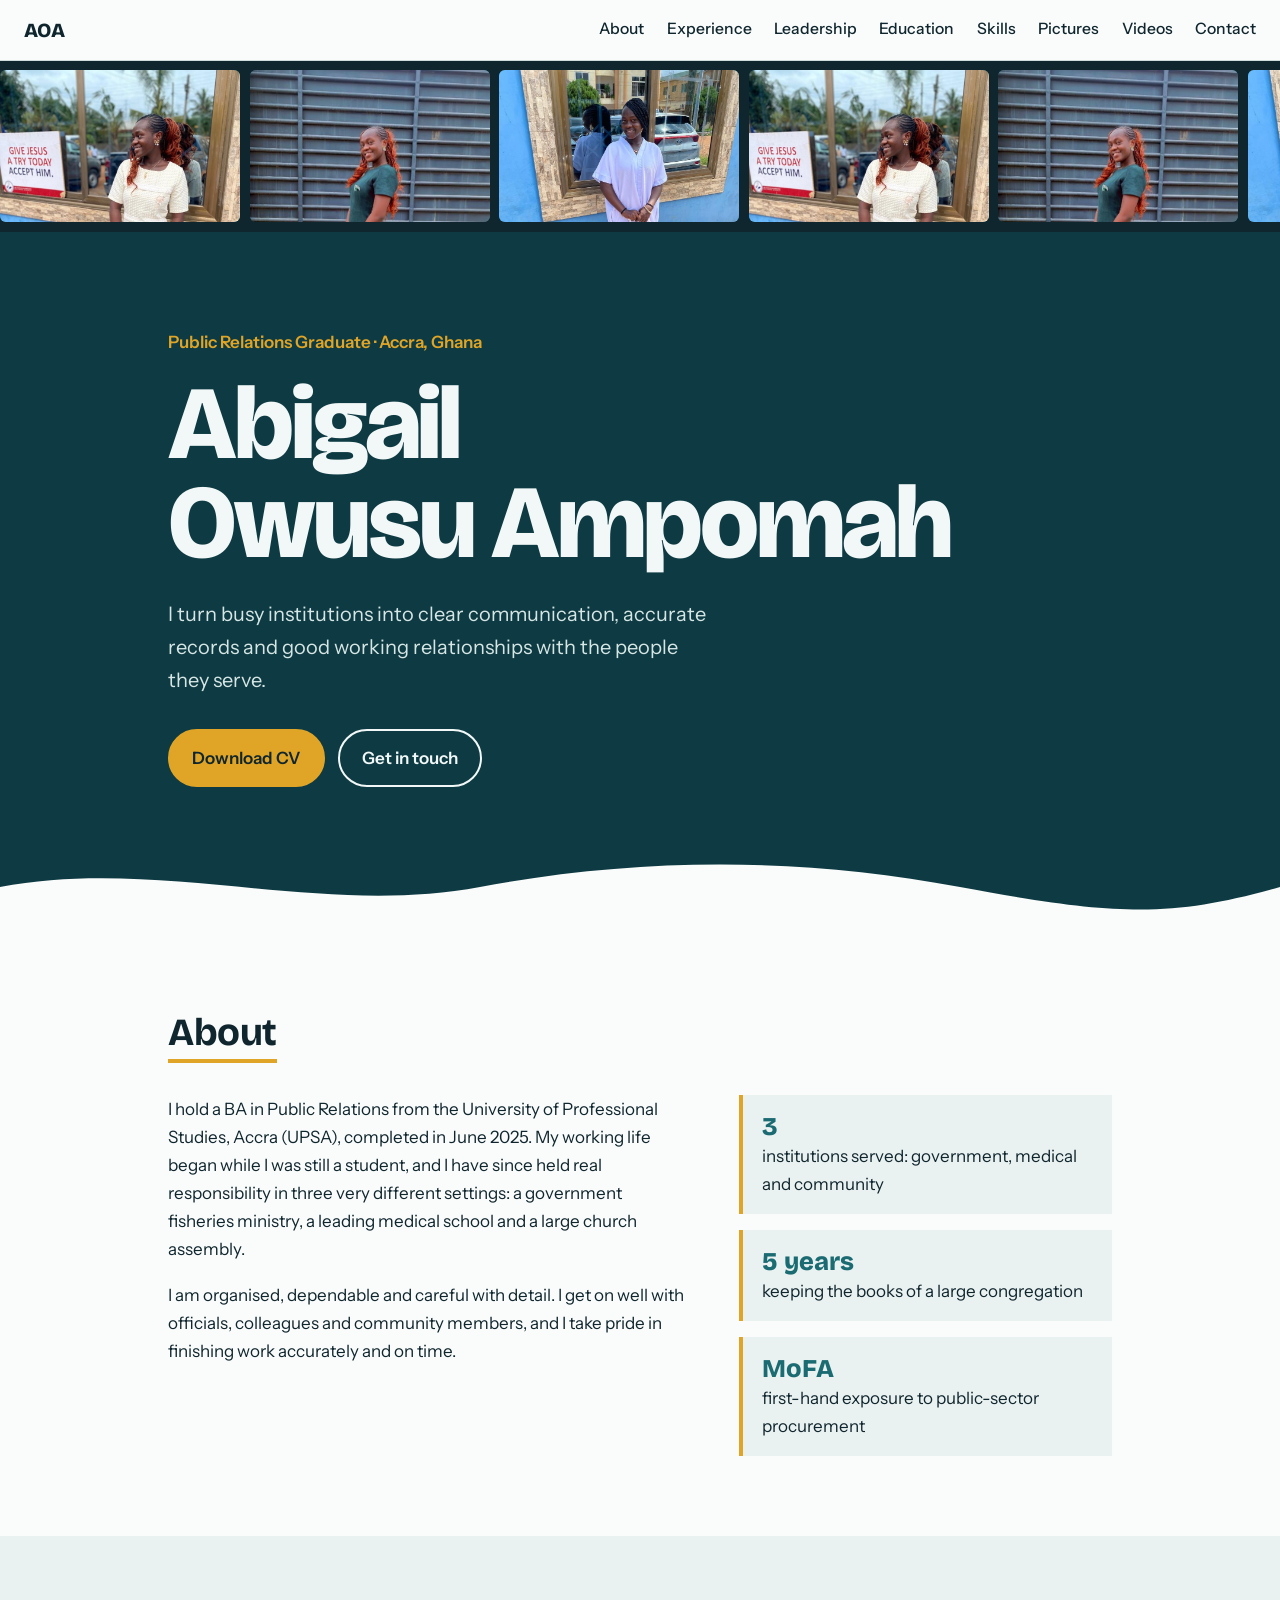
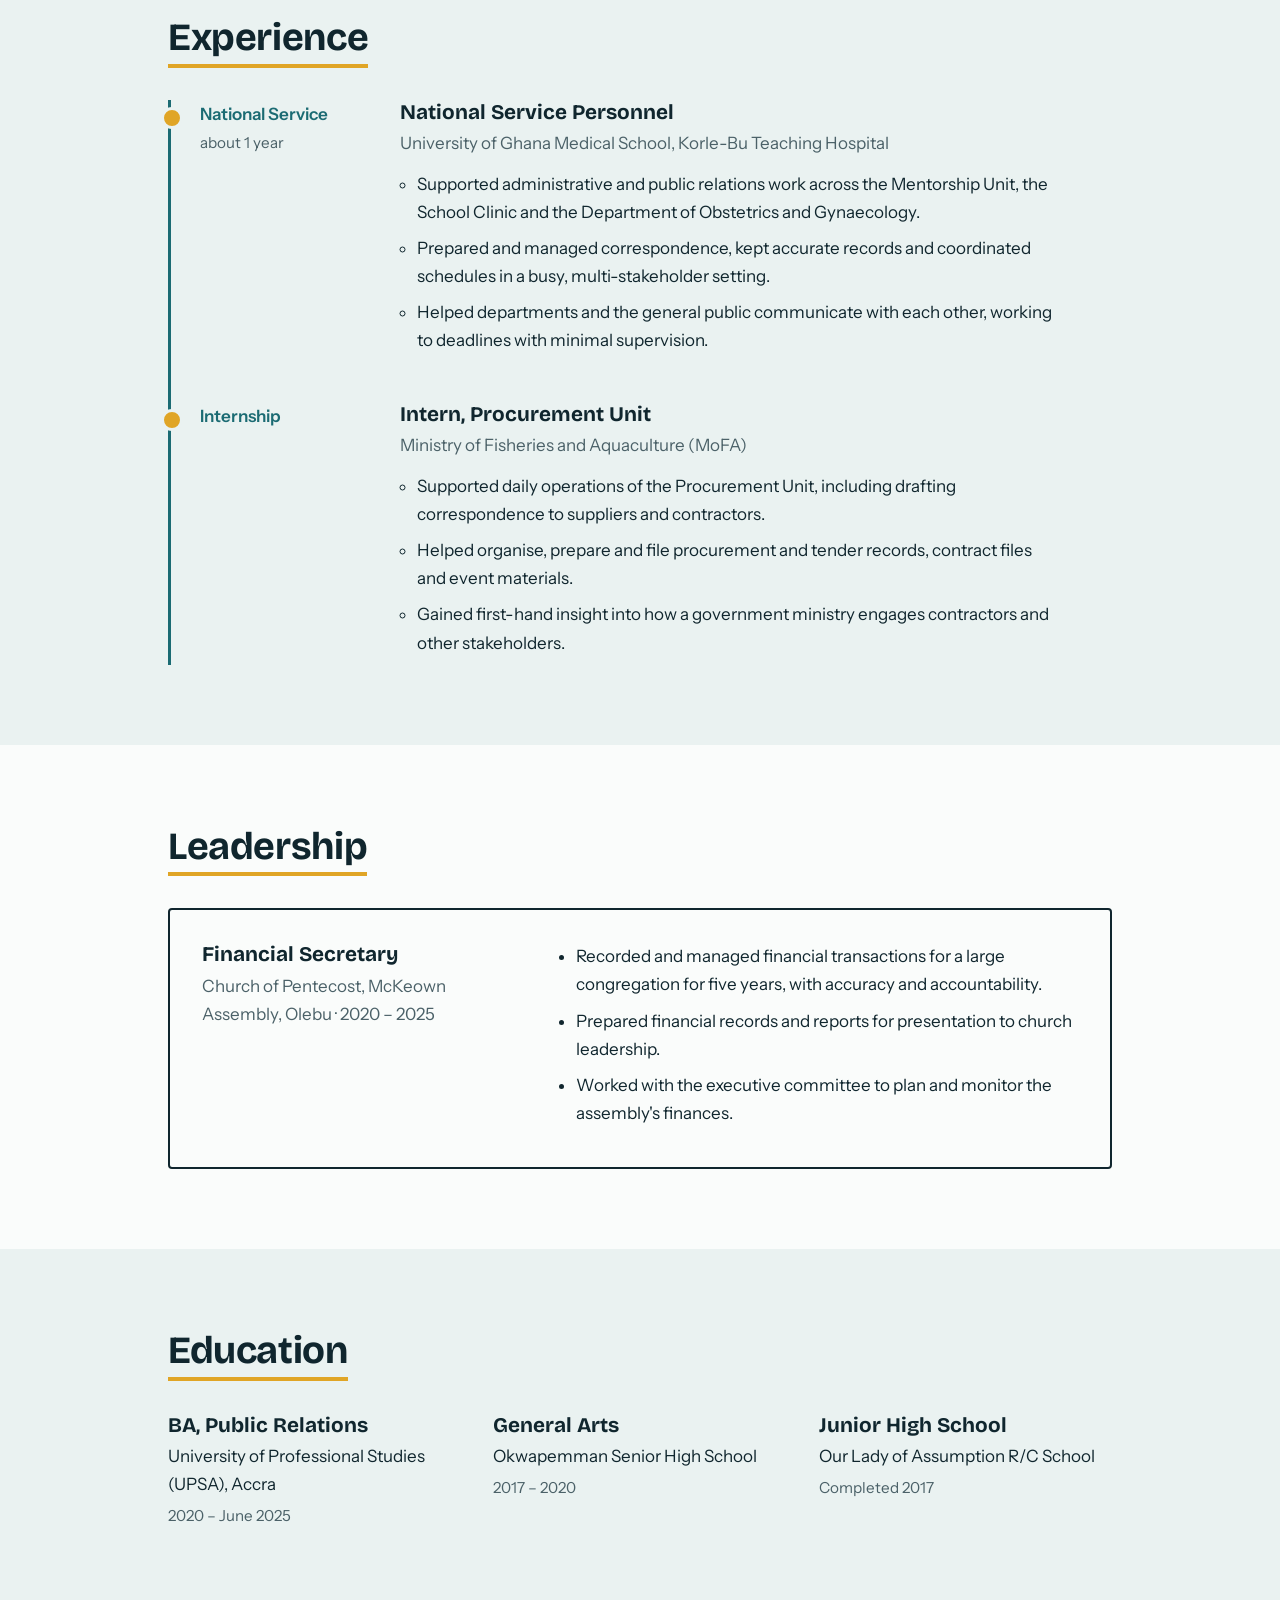
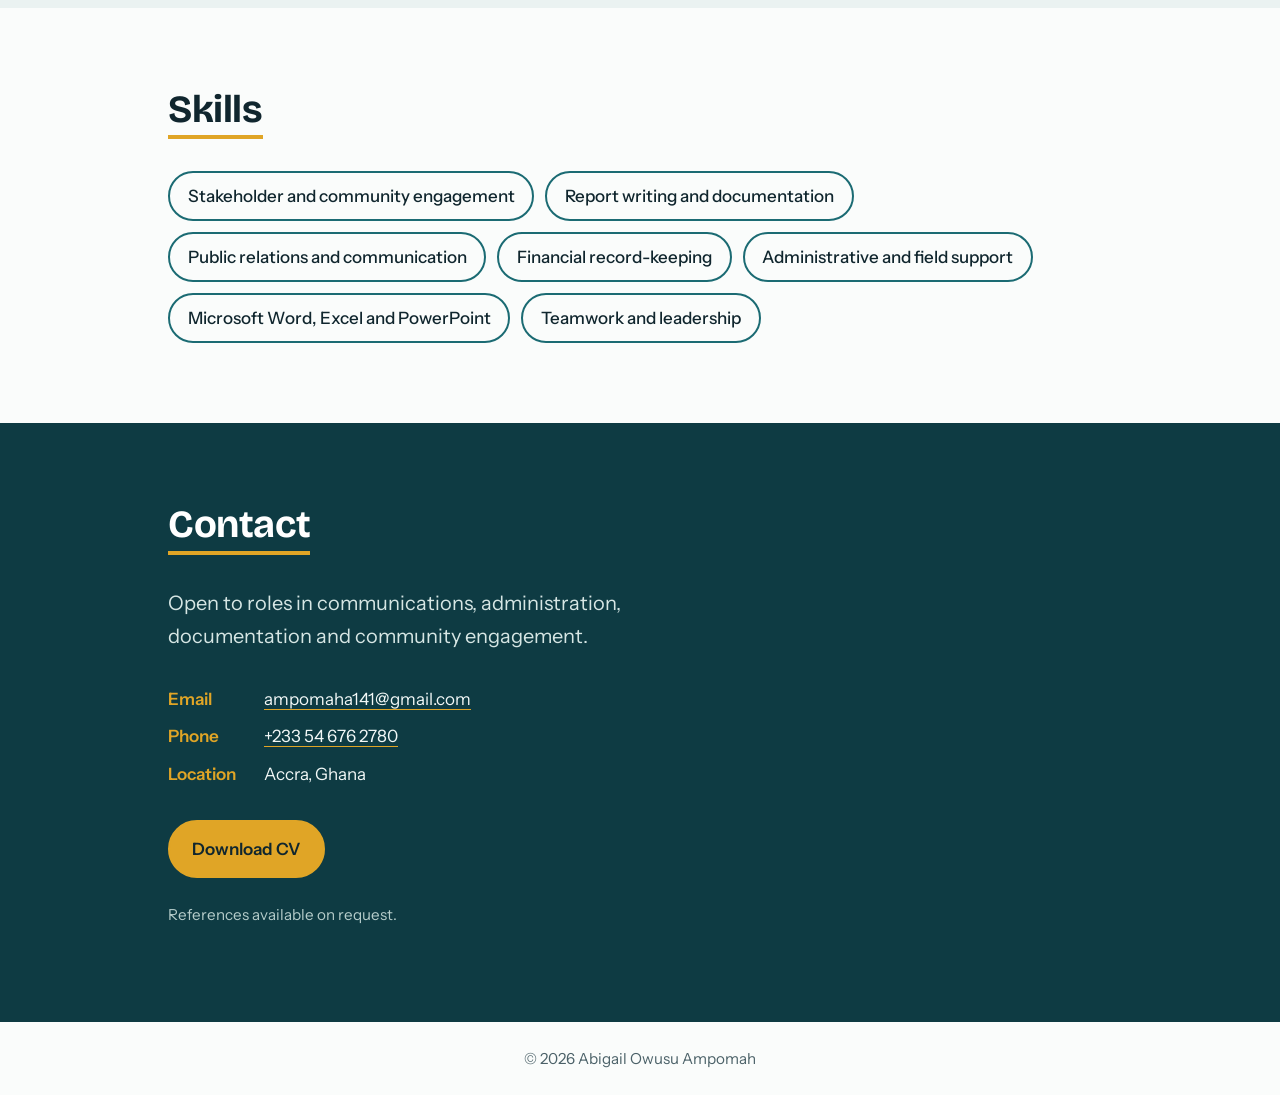
<file: index.html>
<!DOCTYPE html>
<html lang="en">
<head>
<meta charset="utf-8">
<meta name="viewport" content="width=device-width, initial-scale=1">
<title>Abigail Owusu Ampomah | Public Relations Graduate, Accra</title>
<meta name="description" content="Abigail Owusu Ampomah is a public relations graduate (UPSA) with experience in procurement support, documentation, stakeholder engagement and financial record-keeping in Ghana.">
<meta property="og:title" content="Abigail Owusu Ampomah | Public Relations Graduate">
<meta property="og:description" content="Communication, documentation and stakeholder engagement, backed by experience at the Ministry of Fisheries and Aquaculture and the University of Ghana Medical School.">
<meta property="og:type" content="website">
<link rel="icon" href="data:image/svg+xml,%3Csvg xmlns='http://www.w3.org/2000/svg' viewBox='0 0 100 100'%3E%3Crect width='100' height='100' rx='22' fill='%230E3B43'/%3E%3Ctext x='50' y='66' font-size='52' text-anchor='middle' fill='%23E0A526' font-family='Georgia,serif' font-weight='700'%3EA%3C/text%3E%3C/svg%3E">
<link rel="preconnect" href="https://fonts.googleapis.com">
<link rel="preconnect" href="https://fonts.gstatic.com" crossorigin>
<link href="https://fonts.googleapis.com/css2?family=Bricolage+Grotesque:opsz,wght@12..96,500;12..96,700;12..96,800&family=Instrument+Sans:wght@400;500;600&display=swap" rel="stylesheet">
<link rel="stylesheet" href="style.css">
</head>
<body>
<a class="skip" href="#main">Skip to content</a>

<header class="site-header">
  <a class="brand" href="#top" aria-label="Abigail Owusu Ampomah, home">AOA</a>
  <button class="nav-toggle" aria-expanded="false" aria-controls="nav">Menu</button>
  <nav id="nav" aria-label="Main">
    <a href="#about">About</a>
    <a href="#experience">Experience</a>
    <a href="#leadership">Leadership</a>
    <a href="#education">Education</a>
    <a href="#skills">Skills</a>
    <a href="gallery.html">Pictures</a>
    <a href="videos.html">Videos</a>
    <a href="#contact">Contact</a>
  </nav>
</header>
<div class="strip" data-strip aria-hidden="true"></div>

<main id="main">
<section class="hero" id="top">
  <div class="wrap">
    <p class="kicker">Public Relations Graduate · Accra, Ghana</p>
    <h1>Abigail<br>Owusu Ampomah</h1>
    <p class="lede">I turn busy institutions into clear communication, accurate records and good working relationships with the people they serve.</p>
    <div class="actions">
      <a class="btn primary" href="assets/Abigail_Owusu_Ampomah_CV.docx" download>Download CV</a>
      <a class="btn" href="#contact">Get in touch</a>
    </div>
  </div>
  <svg class="waves" viewBox="0 0 1200 120" preserveAspectRatio="none" aria-hidden="true">
    <path d="M0 60 C 150 20, 300 100, 450 60 S 750 20, 900 60 S 1100 100, 1200 60 L1200 120 L0 120 Z"/>
  </svg>
</section>

<section id="about" class="wrap block">
  <h2>About</h2>
  <div class="two-col">
    <div class="prose">
      <p>I hold a BA in Public Relations from the University of Professional Studies, Accra (UPSA), completed in June 2025. My working life began while I was still a student, and I have since held real responsibility in three very different settings: a government fisheries ministry, a leading medical school and a large church assembly.</p>
      <p>I am organised, dependable and careful with detail. I get on well with officials, colleagues and community members, and I take pride in finishing work accurately and on time.</p>
    </div>
    <ul class="facts">
      <li><strong>3</strong> institutions served: government, medical and community</li>
      <li><strong>5 years</strong> keeping the books of a large congregation</li>
      <li><strong>MoFA</strong> first-hand exposure to public-sector procurement</li>
    </ul>
  </div>
</section>

<section id="experience" class="band">
  <div class="wrap block">
    <h2>Experience</h2>
    <ol class="timeline">
      <li>
        <div class="when">National Service<br><span>about 1 year</span></div>
        <div class="what">
          <h3>National Service Personnel</h3>
          <p class="where">University of Ghana Medical School, Korle-Bu Teaching Hospital</p>
          <ul>
            <li>Supported administrative and public relations work across the Mentorship Unit, the School Clinic and the Department of Obstetrics and Gynaecology.</li>
            <li>Prepared and managed correspondence, kept accurate records and coordinated schedules in a busy, multi-stakeholder setting.</li>
            <li>Helped departments and the general public communicate with each other, working to deadlines with minimal supervision.</li>
          </ul>
        </div>
      </li>
      <li>
        <div class="when">Internship</div>
        <div class="what">
          <h3>Intern, Procurement Unit</h3>
          <p class="where">Ministry of Fisheries and Aquaculture (MoFA)</p>
          <ul>
            <li>Supported daily operations of the Procurement Unit, including drafting correspondence to suppliers and contractors.</li>
            <li>Helped organise, prepare and file procurement and tender records, contract files and event materials.</li>
            <li>Gained first-hand insight into how a government ministry engages contractors and other stakeholders.</li>
          </ul>
        </div>
      </li>
    </ol>
  </div>
</section>

<section id="leadership" class="wrap block">
  <h2>Leadership</h2>
  <article class="lead-card">
    <div>
      <h3>Financial Secretary</h3>
      <p class="where">Church of Pentecost, McKeown Assembly, Olebu · 2020 – 2025</p>
    </div>
    <ul>
      <li>Recorded and managed financial transactions for a large congregation for five years, with accuracy and accountability.</li>
      <li>Prepared financial records and reports for presentation to church leadership.</li>
      <li>Worked with the executive committee to plan and monitor the assembly's finances.</li>
    </ul>
  </article>
</section>

<section id="education" class="band">
  <div class="wrap block">
    <h2>Education</h2>
    <div class="edu">
      <div><h3>BA, Public Relations</h3><p>University of Professional Studies (UPSA), Accra</p><p class="yrs">2020 – June 2025</p></div>
      <div><h3>General Arts</h3><p>Okwapemman Senior High School</p><p class="yrs">2017 – 2020</p></div>
      <div><h3>Junior High School</h3><p>Our Lady of Assumption R/C School</p><p class="yrs">Completed 2017</p></div>
    </div>
  </div>
</section>

<section id="skills" class="wrap block">
  <h2>Skills</h2>
  <ul class="chips">
    <li>Stakeholder and community engagement</li>
    <li>Report writing and documentation</li>
    <li>Public relations and communication</li>
    <li>Financial record-keeping</li>
    <li>Administrative and field support</li>
    <li>Microsoft Word, Excel and PowerPoint</li>
    <li>Teamwork and leadership</li>
  </ul>
</section>

<section id="contact" class="contact">
  <div class="wrap">
    <h2>Contact</h2>
    <p class="lede">Open to roles in communications, administration, documentation and community engagement.</p>
    <ul class="contact-list">
      <li><span>Email</span><a href="mailto:ampomaha141@gmail.com">ampomaha141@gmail.com</a></li>
      <li><span>Phone</span><a href="tel:+233546762780">+233 54 676 2780</a></li>
      <li><span>Location</span>Accra, Ghana</li>
    </ul>
    <p><a class="btn primary" href="assets/Abigail_Owusu_Ampomah_CV.docx" download>Download CV</a></p>
    <p class="small">References available on request.</p>
  </div>
</section>
</main>

<footer class="footer">
  <p>© <span id="year">2026</span> Abigail Owusu Ampomah</p>
</footer>
<script src="media.js"></script>
<script src="script.js"></script>
</body>
</html>
</file>
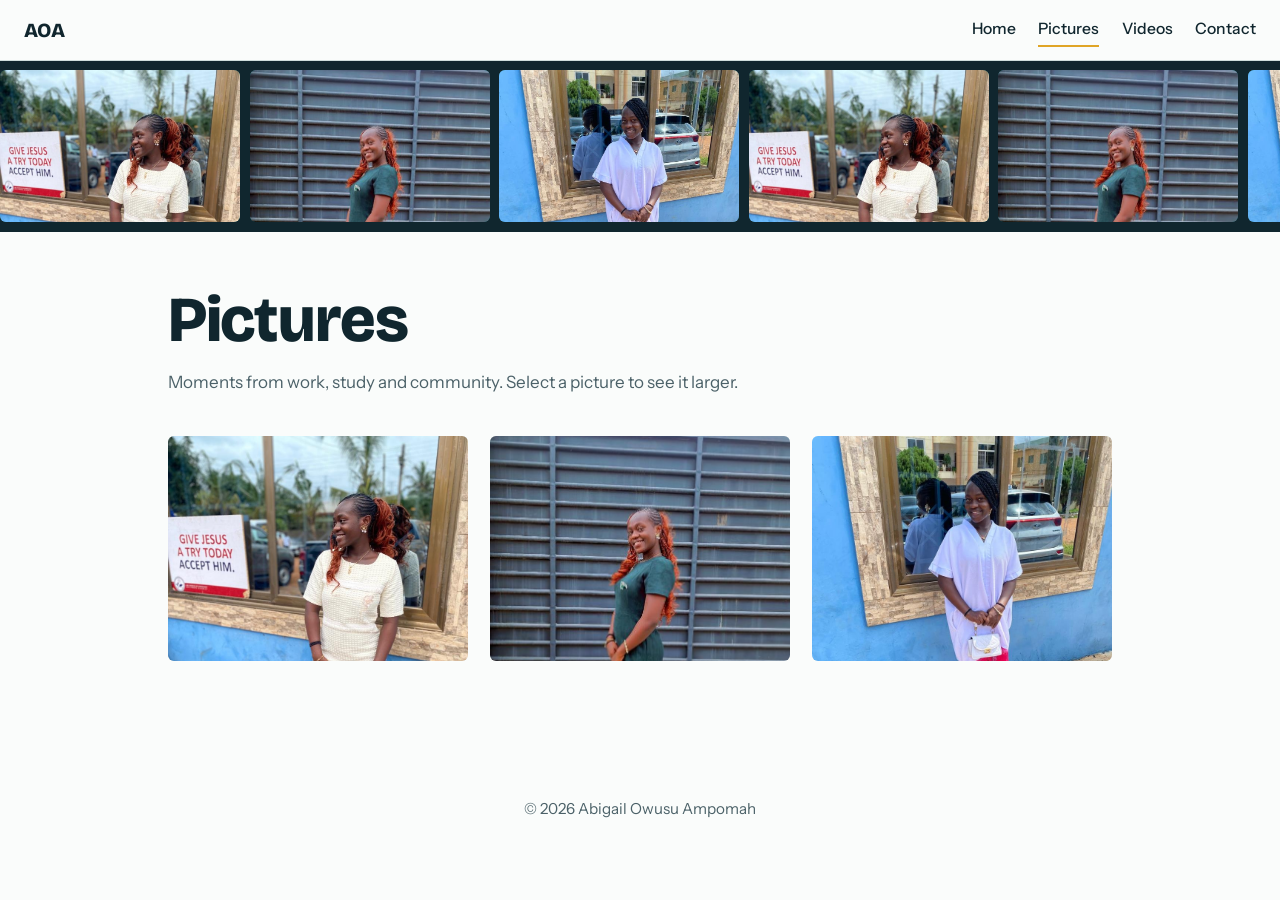
<file: gallery.html>
<!DOCTYPE html>
<html lang="en">
<head>
<meta charset="utf-8">
<meta name="viewport" content="width=device-width, initial-scale=1">
<title>Pictures | Abigail Owusu Ampomah</title>
<link rel="icon" href="data:image/svg+xml,%3Csvg xmlns=%27http://www.w3.org/2000/svg%27 viewBox=%270 0 100 100%27%3E%3Crect width=%27100%27 height=%27100%27 rx=%2722%27 fill=%27%230E3B43%27/%3E%3Ctext x=%2750%27 y=%2766%27 font-size=%2752%27 text-anchor=%27middle%27 fill=%27%23E0A526%27 font-family=%27Georgia,serif%27 font-weight=%27700%27%3EA%3C/text%3E%3C/svg%3E">
<link rel="preconnect" href="https://fonts.googleapis.com">
<link rel="preconnect" href="https://fonts.gstatic.com" crossorigin>
<link href="https://fonts.googleapis.com/css2?family=Bricolage+Grotesque:opsz,wght@12..96,500;12..96,700;12..96,800&family=Instrument+Sans:wght@400;500;600&display=swap" rel="stylesheet">
<link rel="stylesheet" href="style.css">
</head>
<body>
<a class="skip" href="#main">Skip to content</a>
<header class="site-header">
  <a class="brand" href="index.html" aria-label="Abigail Owusu Ampomah, home">AOA</a>
  <button class="nav-toggle" aria-expanded="false" aria-controls="nav">Menu</button>
  <nav id="nav" aria-label="Main">
    <a href="index.html">Home</a>
    <a href="gallery.html" aria-current="page">Pictures</a>
    <a href="videos.html">Videos</a>
    <a href="index.html#contact">Contact</a>
  </nav>
</header>
<div class="strip" data-strip aria-hidden="true"></div>

<main id="main" class="wrap page">
  <h1 class="page-title">Pictures</h1>
  <p class="intro">Moments from work, study and community. Select a picture to see it larger.</p>
  <div class="grid" id="gallery"></div>
</main>
<dialog id="lightbox" aria-label="Enlarged picture">
  <button class="close" aria-label="Close picture">Close</button>
  <img alt="">
  <p></p>
</dialog>
<footer class="footer"><p>© <span id="year">2026</span> Abigail Owusu Ampomah</p></footer>
<script src="media.js"></script>
<script src="script.js"></script>
</body>
</html>
</file>
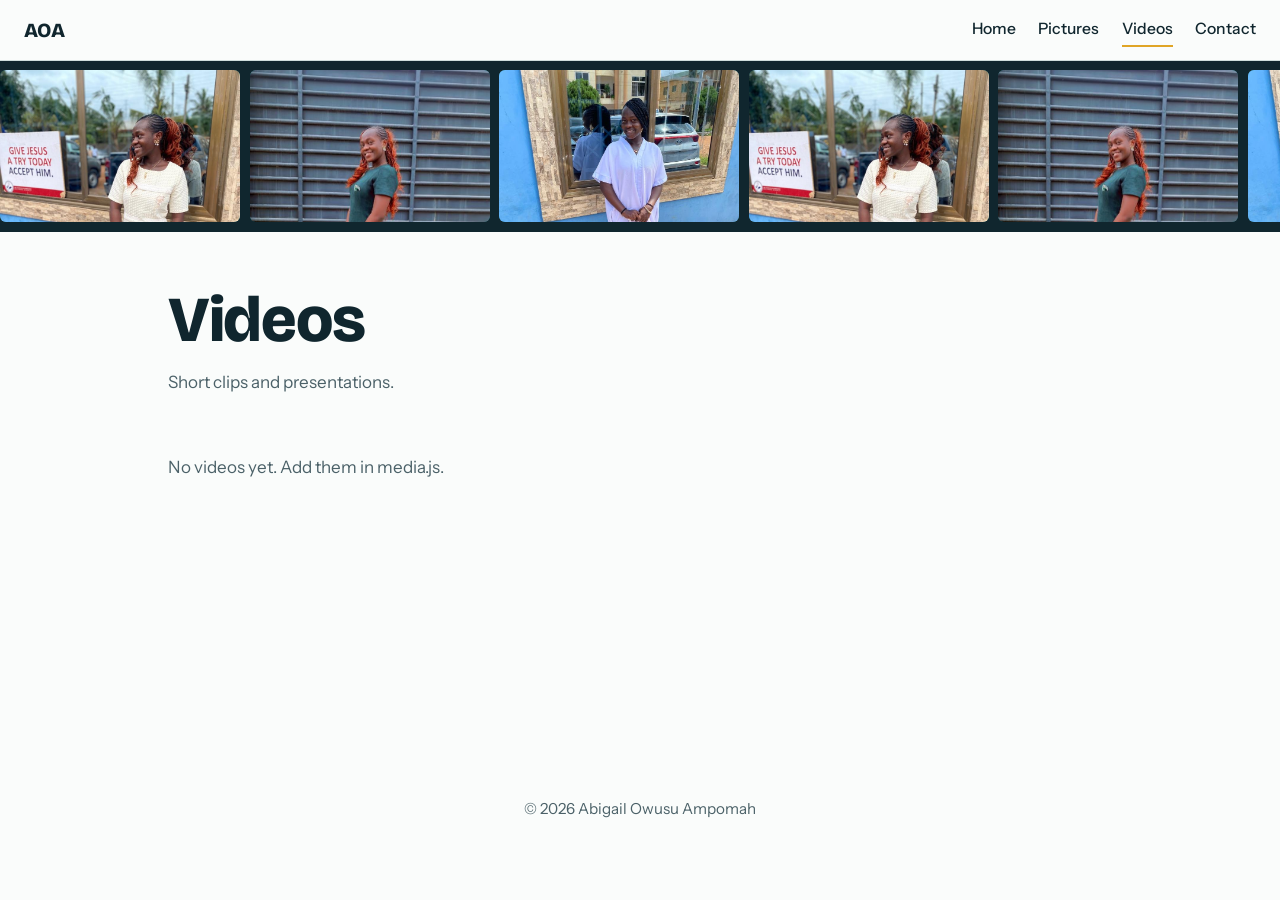
<file: videos.html>
<!DOCTYPE html>
<html lang="en">
<head>
<meta charset="utf-8">
<meta name="viewport" content="width=device-width, initial-scale=1">
<title>Videos | Abigail Owusu Ampomah</title>
<link rel="icon" href="data:image/svg+xml,%3Csvg xmlns=%27http://www.w3.org/2000/svg%27 viewBox=%270 0 100 100%27%3E%3Crect width=%27100%27 height=%27100%27 rx=%2722%27 fill=%27%230E3B43%27/%3E%3Ctext x=%2750%27 y=%2766%27 font-size=%2752%27 text-anchor=%27middle%27 fill=%27%23E0A526%27 font-family=%27Georgia,serif%27 font-weight=%27700%27%3EA%3C/text%3E%3C/svg%3E">
<link rel="preconnect" href="https://fonts.googleapis.com">
<link rel="preconnect" href="https://fonts.gstatic.com" crossorigin>
<link href="https://fonts.googleapis.com/css2?family=Bricolage+Grotesque:opsz,wght@12..96,500;12..96,700;12..96,800&family=Instrument+Sans:wght@400;500;600&display=swap" rel="stylesheet">
<link rel="stylesheet" href="style.css">
</head>
<body>
<a class="skip" href="#main">Skip to content</a>
<header class="site-header">
  <a class="brand" href="index.html" aria-label="Abigail Owusu Ampomah, home">AOA</a>
  <button class="nav-toggle" aria-expanded="false" aria-controls="nav">Menu</button>
  <nav id="nav" aria-label="Main">
    <a href="index.html">Home</a>
    <a href="gallery.html">Pictures</a>
    <a href="videos.html" aria-current="page">Videos</a>
    <a href="index.html#contact">Contact</a>
  </nav>
</header>
<div class="strip" data-strip aria-hidden="true"></div>

<main id="main" class="wrap page">
  <h1 class="page-title">Videos</h1>
  <p class="intro">Short clips and presentations.</p>
  <div class="vgrid" id="videos"></div>
</main>
<footer class="footer"><p>© <span id="year">2026</span> Abigail Owusu Ampomah</p></footer>
<script src="media.js"></script>
<script src="script.js"></script>
</body>
</html>
</file>
<file: style.css>
:root{
  --ink:#10262E; --teal:#0E3B43; --sea:#1B6B73; --gold:#E0A526; --mist:#EAF2F1; --paper:#FAFCFB; --line:#CFDedc; --muted:#4B6168;
  --head:"Bricolage Grotesque","Trebuchet MS",system-ui,sans-serif;
  --body:"Instrument Sans",system-ui,-apple-system,"Segoe UI",sans-serif;
}
@media (prefers-color-scheme:dark){
  :root{--ink:#E6EFEE; --paper:#0B1A1F; --mist:#10262C; --line:#24414A; --muted:#9DB4B8; --sea:#6FC1C8}
}
*{box-sizing:border-box}
html{scroll-behavior:smooth;scroll-padding-top:4.5rem}
body{margin:0;background:var(--paper);color:var(--ink);font:400 1.0625rem/1.65 var(--body)}
a{color:inherit}
:focus-visible{outline:3px solid var(--gold);outline-offset:3px}
.skip{position:absolute;left:-999px;top:0;background:var(--gold);color:#10262E;padding:.6rem 1rem;z-index:100}
.skip:focus{left:0}
.wrap{max-width:62rem;margin:0 auto;padding:0 1.5rem}
.block{padding-top:5rem;padding-bottom:5rem}

/* header */
.site-header{position:sticky;top:0;z-index:50;display:flex;align-items:center;justify-content:space-between;gap:1rem;padding:.8rem 1.5rem;background:var(--paper);border-bottom:1px solid var(--line)}
.brand{font:800 1.25rem var(--head);text-decoration:none;letter-spacing:.02em}
nav{display:flex;gap:1.4rem}
nav a{text-decoration:none;font-weight:500;font-size:.98rem;padding:.2rem 0;border-bottom:2px solid transparent}
nav a:hover{border-color:var(--gold)}
.nav-toggle{display:none;font:inherit;background:none;border:1px solid var(--line);color:inherit;padding:.4rem .8rem;border-radius:6px}

/* hero */
.hero{position:relative;background:var(--teal);color:#F2F8F7;padding:6rem 0 9rem;overflow:hidden}
.kicker{margin:0 0 1.2rem;color:var(--gold);font-weight:600}
h1{font:800 clamp(3rem,10vw,6.5rem)/.95 var(--head);letter-spacing:-.03em;margin:0 0 1.6rem}
.lede{font-size:1.25rem;max-width:34rem;margin:0 0 2rem}
.hero .lede{color:#D6E6E4}
.actions{display:flex;flex-wrap:wrap;gap:.8rem}
.btn{display:inline-block;padding:.8rem 1.4rem;border:2px solid currentColor;border-radius:999px;text-decoration:none;font-weight:600}
.btn:hover{background:rgba(255,255,255,.12)}
.btn.primary{background:var(--gold);border-color:var(--gold);color:#10262E}
.btn.primary:hover{background:#F0B83A}
.waves{position:absolute;left:0;bottom:-1px;width:100%;height:90px;fill:var(--paper)}

/* sections */
h2{font:700 clamp(1.8rem,4vw,2.4rem)/1.1 var(--head);letter-spacing:-.01em;margin:0 0 2rem;display:inline-block;border-bottom:4px solid var(--gold);padding-bottom:.35rem}
h3{font:700 1.3rem/1.25 var(--head);margin:0 0 .2rem}
.band{background:var(--mist)}
.two-col{display:grid;grid-template-columns:1.4fr 1fr;gap:3rem;align-items:start}
.prose p{margin:0 0 1.1rem;max-width:38rem}
.facts{list-style:none;margin:0;padding:0;display:grid;gap:1rem}
.facts li{padding:1rem 1.2rem;border-left:4px solid var(--gold);background:var(--mist)}
.facts strong{display:block;font:800 1.6rem var(--head);color:var(--sea)}

.timeline{list-style:none;margin:0;padding:0;border-left:3px solid var(--sea)}
.timeline>li{display:grid;grid-template-columns:11rem 1fr;gap:1.5rem;padding:0 0 2.5rem 1.8rem;position:relative}
.timeline>li:last-child{padding-bottom:0}
.timeline>li::before{content:"";position:absolute;left:-.62rem;top:.45rem;width:1rem;height:1rem;border-radius:50%;background:var(--gold);border:3px solid var(--mist)}
.when{font-weight:600;color:var(--sea)}
.when span{font-weight:400;color:var(--muted);font-size:.95rem}
.where{color:var(--muted);margin:0 0 .8rem}
.what ul,.lead-card ul{margin:0;padding-left:1.1rem}
.what li,.lead-card li{margin-bottom:.5rem;max-width:40rem}

.lead-card{display:grid;grid-template-columns:1fr 1.6fr;gap:2rem;padding:2rem;border:2px solid var(--ink);border-radius:4px}

.edu{display:grid;grid-template-columns:repeat(3,1fr);gap:2rem}
.edu p{margin:0}
.yrs{color:var(--muted);font-size:.95rem;margin-top:.3rem!important}

.chips{list-style:none;padding:0;margin:0;display:flex;flex-wrap:wrap;gap:.7rem}
.chips li{padding:.55rem 1.1rem;border:2px solid var(--sea);border-radius:999px;font-weight:500}

.contact{background:var(--teal);color:#F2F8F7;padding:5rem 0}
.contact h2{color:#fff}
.contact .lede{color:#D6E6E4}
.contact-list{list-style:none;padding:0;margin:0 0 2rem;display:grid;gap:.6rem}
.contact-list span{display:inline-block;width:6rem;color:var(--gold);font-weight:600}
.contact-list a{text-decoration-color:var(--gold);text-underline-offset:4px}
.small{color:#B5CCCA;font-size:.95rem;margin-top:1.5rem}
.footer{padding:1.5rem;text-align:center;color:var(--muted);font-size:.95rem}
.footer p{margin:0}

@media (max-width:760px){
  .nav-toggle{display:block}
  nav{display:none;position:absolute;top:100%;left:0;right:0;flex-direction:column;gap:0;background:var(--paper);border-bottom:1px solid var(--line)}
  nav.open{display:flex}
  nav a{padding:.9rem 1.5rem;border-bottom:1px solid var(--line)}
  .two-col,.lead-card,.edu{grid-template-columns:1fr}
  .timeline>li{grid-template-columns:1fr;gap:.4rem}
  .block{padding-top:3.5rem;padding-bottom:3.5rem}
  .hero{padding:4rem 0 7rem}
}
@media (prefers-reduced-motion:reduce){html{scroll-behavior:auto}}

/* ===== pictures strip, gallery, videos ===== */
nav a[aria-current="page"]{border-color:var(--gold)}
.strip{overflow:hidden;background:var(--ink);padding:.6rem 0}
.strip[hidden]{display:none}
.strip-track{display:flex;gap:.6rem;width:max-content;animation:scroll 60s linear infinite}
.strip:hover .strip-track{animation-play-state:paused}
.strip-item{flex:none;width:15rem;height:9.5rem;border-radius:6px;overflow:hidden;background:var(--sea)}
.strip-item img,.thumb img{width:100%;height:100%;object-fit:cover;display:block}
@keyframes scroll{to{transform:translateX(calc(-50% - .3rem))}}
@media (prefers-reduced-motion:reduce){.strip{overflow-x:auto}.strip-track{animation:none}}
.missing{background:linear-gradient(135deg,var(--sea),var(--teal));display:flex;align-items:center;justify-content:center}
.missing::after{content:"Add photo";color:#D6E6E4;font-size:.9rem}

.page{padding-top:3.5rem;padding-bottom:5rem;min-height:60vh}
.page-title{font:800 clamp(2.4rem,7vw,4rem)/1 var(--head);letter-spacing:-.02em;margin:0 0 1rem}
.intro{color:var(--muted);margin:0 0 2.5rem;max-width:36rem}
.grid{display:grid;grid-template-columns:repeat(auto-fill,minmax(15rem,1fr));gap:1.4rem}
.grid-item{all:unset;cursor:pointer;display:block}
.grid-item:focus-visible{outline:3px solid var(--gold);outline-offset:4px}
.thumb{aspect-ratio:4/3;border-radius:6px;overflow:hidden;background:var(--mist)}
.grid-item span{display:block;margin-top:.5rem;font-size:.95rem;color:var(--muted)}
#lightbox{border:0;padding:1rem;max-width:min(92vw,60rem);background:var(--paper);color:var(--ink);border-radius:8px}
#lightbox::backdrop{background:rgba(5,15,18,.85)}
#lightbox img{display:block;max-width:100%;max-height:75vh;margin:0 auto}
#lightbox p{margin:.8rem 0 0;text-align:center}
#lightbox .close{display:block;margin:0 0 .8rem auto;font:inherit;font-weight:600;background:var(--gold);color:#10262E;border:0;border-radius:999px;padding:.4rem 1.1rem;cursor:pointer}
.vgrid{display:grid;grid-template-columns:repeat(auto-fill,minmax(20rem,1fr));gap:2rem}
.vgrid figure{margin:0}
.vgrid video,.vgrid iframe{width:100%;aspect-ratio:16/9;border:0;border-radius:6px;background:#000;display:block}
.vgrid figcaption{margin-top:.5rem;font-weight:500}
.empty{color:var(--muted)}
</file>
